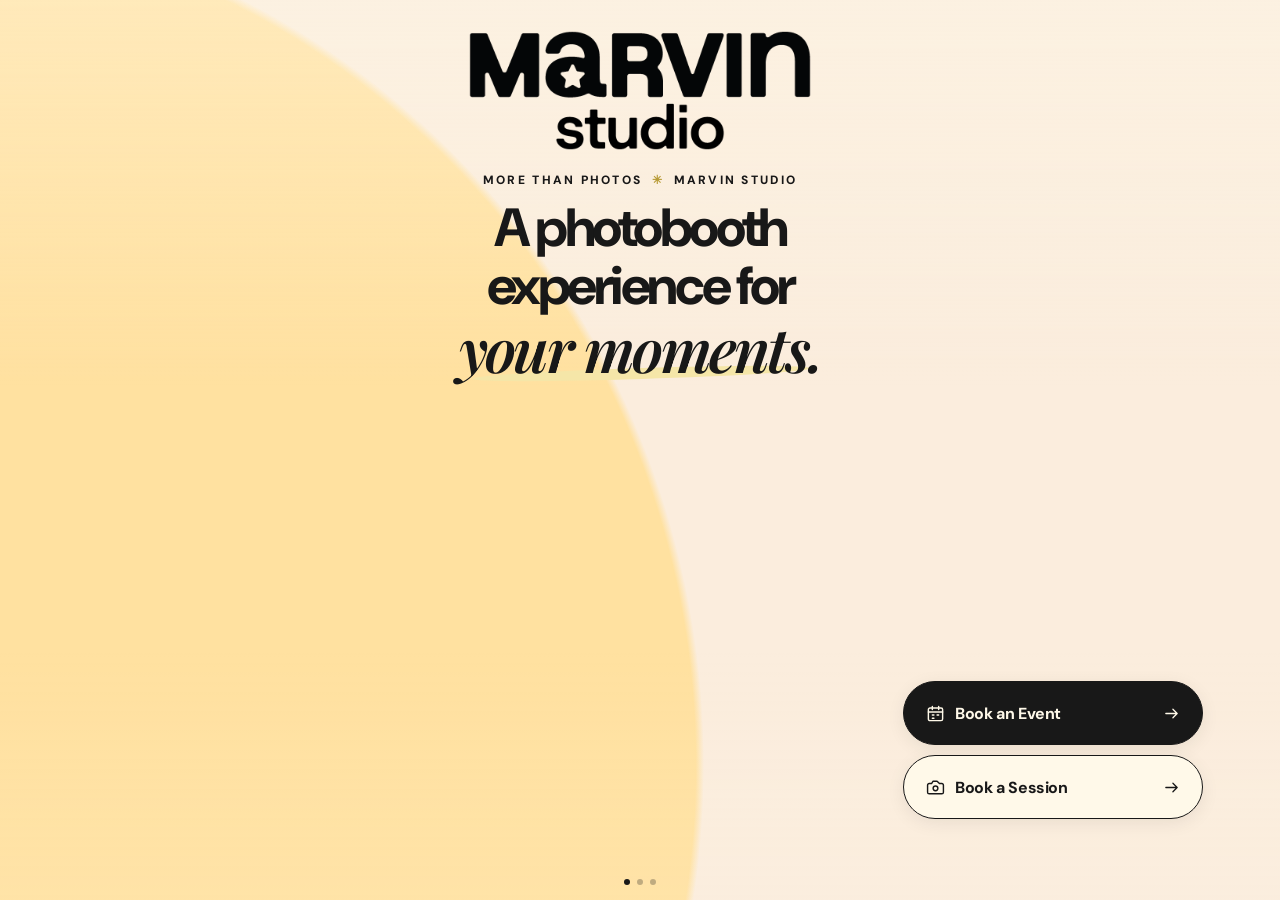
<file: index.html>
<!doctype html>
<html lang="en">
<head>
  <meta charset="utf-8">
  <meta name="viewport" content="width=device-width, initial-scale=1, viewport-fit=cover">
  <meta name="theme-color" media="(max-width: 699px), (max-width: 1000px) and (max-height: 540px) and (orientation: landscape) and (pointer: coarse)" content="#fbeddd">
  <meta name="theme-color" content="#fff9e9">
  <meta name="description" content="MARVIN Studio — A photobooth experience for your moments.">
  <title>MARVIN Studio — More Than Photos</title>
  <link rel="preconnect" href="https://fonts.googleapis.com">
  <link rel="preconnect" href="https://fonts.gstatic.com" crossorigin>
  <link href="https://fonts.googleapis.com/css2?family=DM+Sans:wght@400;500;600;700;800&family=Playfair+Display:ital,wght@0,400;1,400;1,600;1,700&display=swap" rel="stylesheet">
  <link rel="preload" as="image" href="assets/01-xl-strip-hero.png?v=transparent-2">
  <link rel="stylesheet" href="marvin-homepage-styles.css?v=portrait-models-20">
</head>
<body>
  <main class="hero" aria-label="MARVIN Studio">
    <div class="hero__slides" aria-hidden="true">
      <div class="hero__slide hero__slide--xl"><picture><source media="(max-width: 699px), (max-width: 1000px) and (max-height: 540px) and (orientation: landscape) and (pointer: coarse)" srcset="assets/01-xl-strip-mobile.png"><img src="assets/01-xl-strip-hero.png?v=transparent-2" alt="" fetchpriority="high"></picture></div>
      <div class="hero__slide hero__slide--mini"><picture><source media="(max-width: 699px), (max-width: 1000px) and (max-height: 540px) and (orientation: landscape) and (pointer: coarse)" srcset="assets/02-mini-tote-mobile.png"><img src="assets/02-mini-tote-hero.png?v=transparent-2" alt="" loading="eager"></picture></div>
      <div class="hero__slide hero__slide--4r"><picture><source media="(max-width: 699px), (max-width: 1000px) and (max-height: 540px) and (orientation: landscape) and (pointer: coarse)" srcset="assets/03-4r-mobile.png"><img src="assets/03-4r-hero.png?v=transparent-2" alt="" loading="eager"></picture></div>
    </div>
    <div class="hero__shade" aria-hidden="true"></div>
    <header class="hero__heading">
      <a class="brand" href="index.html" aria-label="MARVIN Studio home"><img class="brand__wordmark" src="assets/marvin-logo-lossless.webp" alt="MARVIN"><span class="brand__studio" aria-hidden="true">STUDIO</span></a>
      <p class="hero__eyebrow">MORE THAN PHOTOS <span aria-hidden="true">✳</span> MARVIN STUDIO</p>
      <h1 class="hero__tagline"><span class="tagline__desktop">A photobooth<br>experience for<br><em>your moments.</em></span><span class="tagline__mobile">A photobooth experience<br>for <em>your moments,</em></span></h1>
    </header>
    <nav class="hero__actions" aria-label="Booking options">
      <a class="action action--event" href="book-event.html">
        <svg class="action__icon" aria-hidden="true" viewBox="0 0 24 24" fill="none" stroke="currentColor" stroke-width="1.8" stroke-linecap="round" stroke-linejoin="round"><rect x="3" y="5" width="18" height="16" rx="2"/><path d="M16 3v4M8 3v4M3 10h18"/><path d="M8 14h2M14 14h2M8 18h2"/></svg>
        <span class="action__label">Book an Event</span>
        <svg class="action__arrow" aria-hidden="true" viewBox="0 0 24 24" fill="none" stroke="currentColor" stroke-width="1.8" stroke-linecap="round" stroke-linejoin="round"><path d="M4 12h16M14 6l6 6-6 6"/></svg>
      </a>
      <a class="action action--session" href="book-session.html">
        <svg class="action__icon" aria-hidden="true" viewBox="0 0 24 24" fill="none" stroke="currentColor" stroke-width="1.8" stroke-linecap="round" stroke-linejoin="round"><path d="M14 4H9l-2 3H4a2 2 0 0 0-2 2v9a2 2 0 0 0 2 2h16a2 2 0 0 0 2-2V9a2 2 0 0 0-2-2h-3l-3-3Z"/><circle cx="12" cy="13" r="3"/></svg>
        <span class="action__label">Book a Session</span>
        <svg class="action__arrow" aria-hidden="true" viewBox="0 0 24 24" fill="none" stroke="currentColor" stroke-width="1.8" stroke-linecap="round" stroke-linejoin="round"><path d="M4 12h16M14 6l6 6-6 6"/></svg>
      </a>
    </nav>
    <div class="hero__pagination" aria-hidden="true"><i></i><i></i><i></i></div>
  </main>
</body>
</html>
</file>
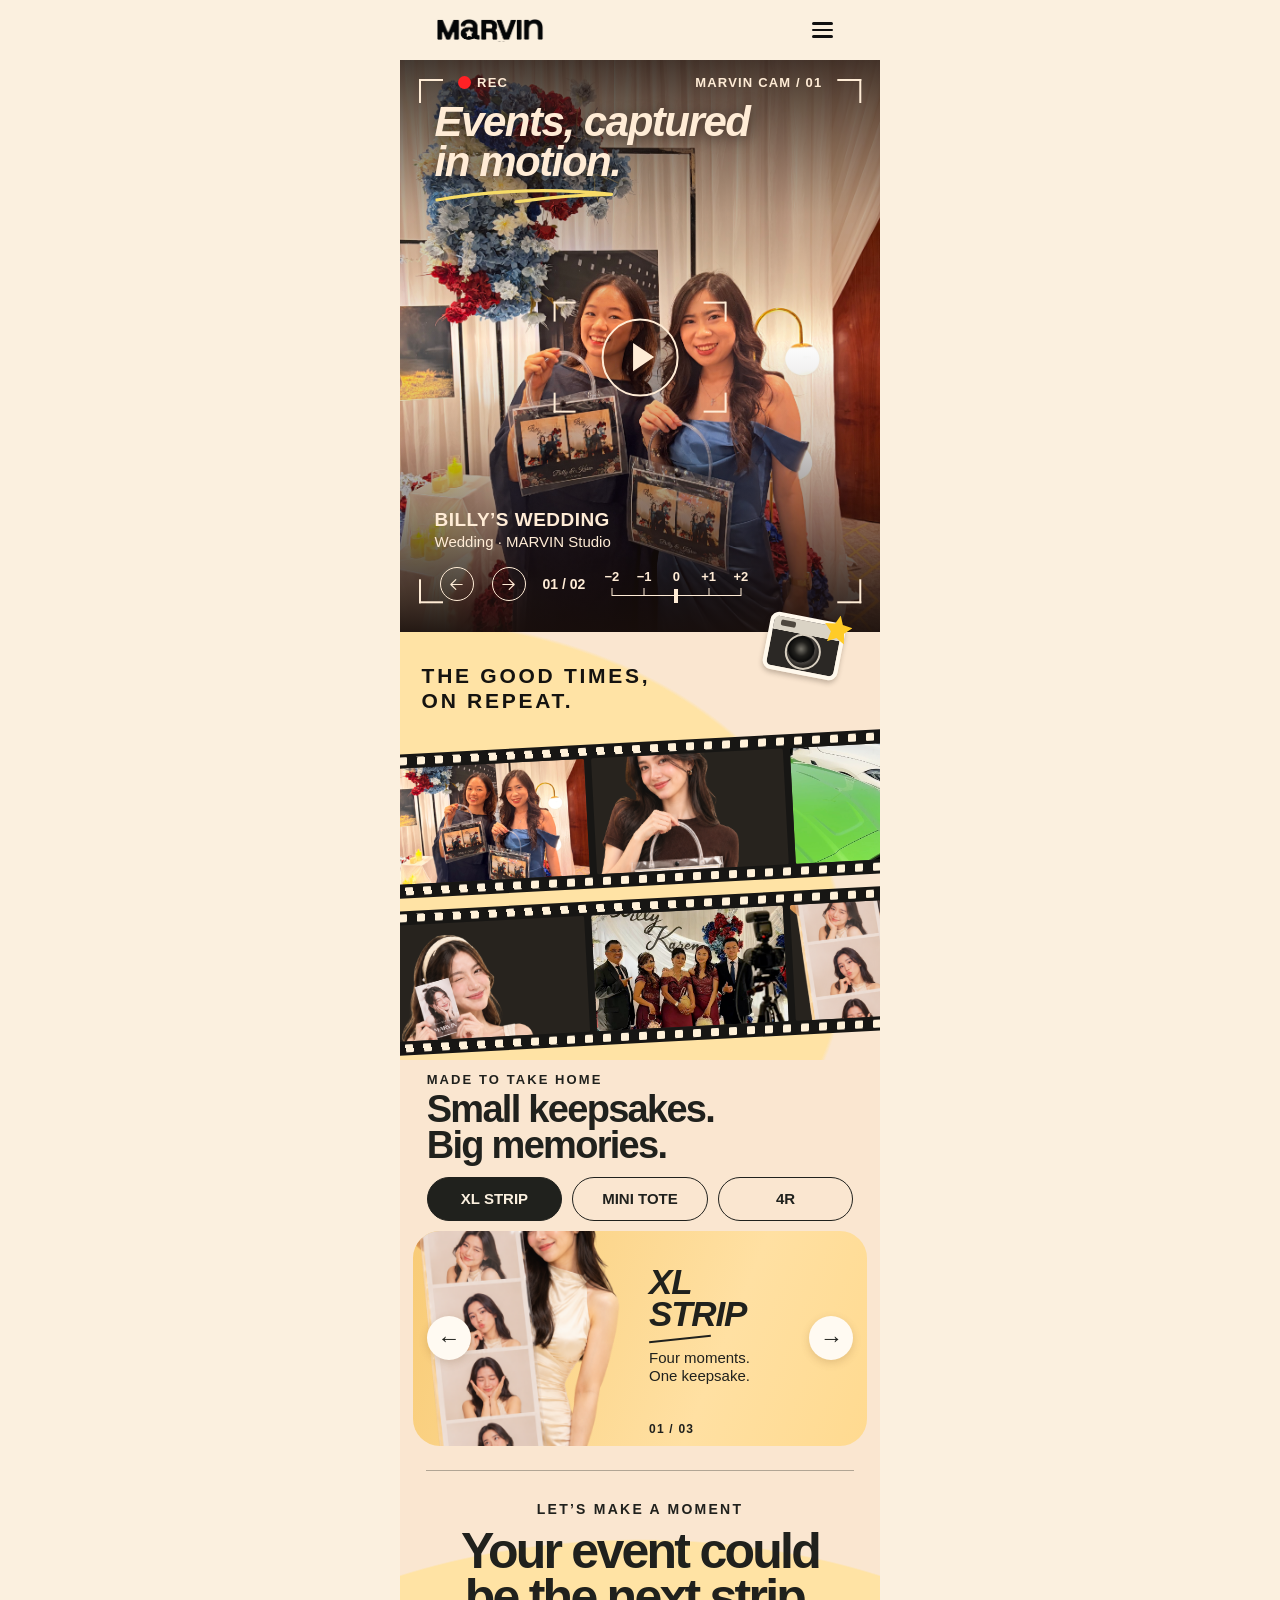
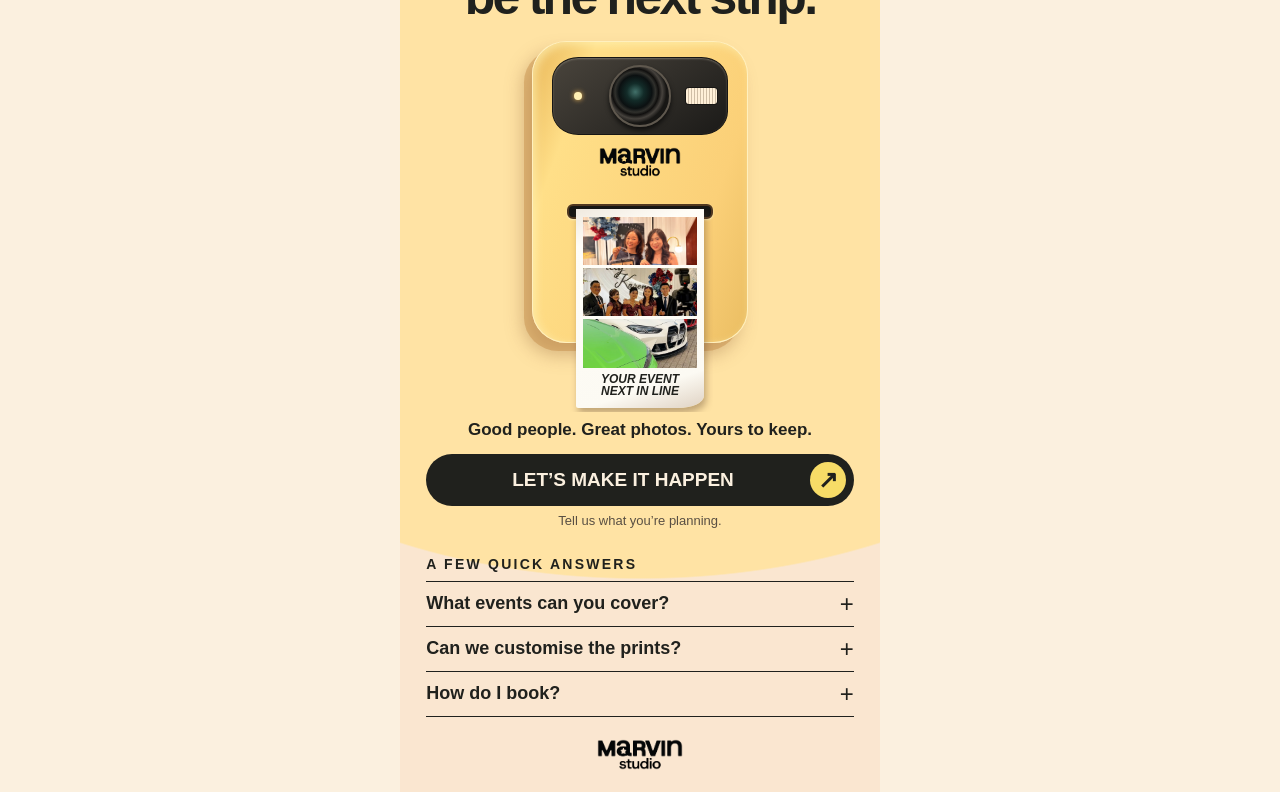
<file: book-event.html>
<!doctype html>
<html lang="en">
<head>
  <meta charset="utf-8">
  <meta name="viewport" content="width=device-width, initial-scale=1, viewport-fit=cover">
  <meta name="theme-color" content="#fbf2e3">
  <title>Book an Event — MARVIN Studio</title>
  <meta name="description" content="Explore MARVIN Studio experiences, captured in motion.">
  <link rel="stylesheet" href="book-event.css?v=event-booking-1">
</head>
<body>
  <header class="site-header">
    <a class="wordmark" href="index.html" aria-label="MARVIN Studio home">
      <img src="assets/marvin-logo-lossless.webp" alt="MARVIN" width="1788" height="648">
    </a>
    <details class="site-menu">
      <summary aria-label="Navigation menu"><span></span><span></span><span></span></summary>
      <nav aria-label="Main navigation">
        <a href="index.html">Home</a>
        <a href="book-session.html">Book a Session</a>
        <a href="book-event.html" aria-current="page">Book an Event</a>
      </nav>
    </details>
  </header>
  <main>
    <section class="motion" aria-labelledby="motion-title">
      <div class="motion__viewfinder" aria-hidden="true"><i></i><i></i><i></i><i></i></div>
      <div class="motion__labels" aria-hidden="true"><span class="motion__record">REC</span><span>MARVIN CAM / 01</span></div>
      <h1 id="motion-title">
        Events, captured<br>in motion.
        <svg class="motion__underline" viewBox="0 0 282 24" fill="none" aria-hidden="true">
          <path d="M3 19Q139-5 279 10Q203 11 128 22" stroke="currentColor" stroke-width="5" stroke-linecap="round" stroke-linejoin="round"/>
        </svg>
      </h1>
      <div class="film-carousel" id="event-films" role="region" aria-label="Event films" tabindex="0">
        <article class="featured-film" aria-label="Wedding event film">
          <div class="featured-film__media">
            <video id="featured-film-video" class="featured-film__video" width="720" height="1280" controls playsinline preload="metadata" poster="assets/preview-img-billywedding.jpg" aria-label="MARVIN Studio Wedding event film">
              <source src="assets/wedding-billy.mp4" type="video/mp4">
              Your browser does not support embedded video. <a href="assets/wedding-billy.mp4">Watch the film</a>.
            </video>
            <div class="film-focus" hidden>
              <button class="play-symbol" type="button" aria-label="Play Wedding event film" aria-controls="featured-film-video"><svg viewBox="0 0 32 32" aria-hidden="true"><path class="play-icon" d="M11 6 26 16 11 26Z"/><path class="pause-icon" d="M9 7h5v18H9zm9 0h5v18h-5z"/></svg></button>
            </div>
          </div>
          <p class="film-status" role="status" hidden></p>
          <div class="featured-film__footer">
            <div class="featured-film__caption">
              <div>
                <h2>BILLY’S WEDDING</h2>
                <p>Wedding · MARVIN Studio</p>
              </div>
              <span class="film-duration"></span>
            </div>
            <div class="film-navigation">
              <button class="film-arrow film-arrow--previous" type="button" aria-label="Previous film" aria-controls="event-films"><svg viewBox="0 0 24 24" fill="none" stroke="currentColor" stroke-width="1.6" stroke-linecap="round" stroke-linejoin="round" aria-hidden="true"><path d="M20 12H4m7-7-7 7 7 7"/></svg></button>
              <button class="film-arrow film-arrow--next" type="button" aria-label="Next film" aria-controls="event-films"><svg viewBox="0 0 24 24" fill="none" stroke="currentColor" stroke-width="1.6" stroke-linecap="round" stroke-linejoin="round" aria-hidden="true"><path d="M4 12h16m-7-7 7 7-7 7"/></svg></button>
              <span class="film-count" aria-label="Film 1 of 2">01 / 02</span>
              <div class="film-meter" aria-hidden="true">
                <span>−2</span><span>−1</span><span>0</span><span>+1</span><span>+2</span>
              </div>
            </div>
          </div>
        </article>
        <article class="featured-film" aria-label="IKEA event film">
          <div class="featured-film__media">
            <video id="ikea-film-video" class="featured-film__video" width="720" height="1280" controls playsinline preload="metadata" poster="assets/ikea-poster.jpg" aria-label="MARVIN Studio IKEA event film">
              <source src="assets/ikea.mp4" type="video/mp4">
              Your browser does not support embedded video. <a href="assets/ikea.mp4">Watch the film</a>.
            </video>
            <div class="film-focus" hidden>
              <button class="play-symbol" type="button" aria-label="Play IKEA event film" aria-controls="ikea-film-video"><svg viewBox="0 0 32 32" aria-hidden="true"><path class="play-icon" d="M11 6 26 16 11 26Z"/><path class="pause-icon" d="M9 7h5v18H9zm9 0h5v18h-5z"/></svg></button>
            </div>
          </div>
          <p class="film-status" role="status" hidden></p>
          <div class="featured-film__footer">
            <div class="featured-film__caption">
              <div>
                <h2>IKEA</h2>
                <p>Event · MARVIN Studio</p>
              </div>
              <span class="film-duration"></span>
            </div>
            <div class="film-navigation">
              <button class="film-arrow film-arrow--previous" type="button" aria-label="Previous film" aria-controls="event-films"><svg viewBox="0 0 24 24" fill="none" stroke="currentColor" stroke-width="1.6" stroke-linecap="round" stroke-linejoin="round" aria-hidden="true"><path d="M20 12H4m7-7-7 7 7 7"/></svg></button>
              <button class="film-arrow film-arrow--next" type="button" aria-label="Next film" aria-controls="event-films"><svg viewBox="0 0 24 24" fill="none" stroke="currentColor" stroke-width="1.6" stroke-linecap="round" stroke-linejoin="round" aria-hidden="true"><path d="M4 12h16m-7-7 7 7-7 7"/></svg></button>
              <span class="film-count" aria-label="Film 2 of 2">02 / 02</span>
              <div class="film-meter" aria-hidden="true">
                <span>−2</span><span>−1</span><span>0</span><span>+1</span><span>+2</span>
              </div>
            </div>
          </div>
        </article>
      </div>
    </section>

    <section class="memory-strip" aria-labelledby="memory-strip-title">
      <h2 id="memory-strip-title">The good times,<br>on repeat.</h2>
      <div class="memory-strip__camera" aria-hidden="true">
        <span class="memory-strip__lens"></span>
        <span class="memory-strip__star"></span>
      </div>
      <div class="memory-strip__reels">
        <div class="memory-strip__reel">
          <div class="memory-strip__track">
            <div class="memory-strip__frames">
              <figure class="memory-strip__frame"><img src="assets/preview-img-billywedding.jpg" alt="Guests with their MARVIN keepsakes" loading="lazy" style="object-position: center 65%"></figure>
              <figure class="memory-strip__frame"><img src="assets/02-mini-tote-hero.png" alt="Mini tote photobooth memories" loading="lazy" style="object-position: 32% 42%"></figure>
              <figure class="memory-strip__frame"><img src="assets/ikea-poster.jpg" alt="MARVIN at the IKEA event" loading="lazy" style="object-position: center 45%"></figure>
              <figure class="memory-strip__frame"><img src="assets/film-frame-placeholder.svg" alt="Photo placeholder"></figure>
            </div>
          </div>
        </div>
        <div class="memory-strip__reel">
          <div class="memory-strip__track">
            <div class="memory-strip__frames">
              <figure class="memory-strip__frame"><img src="assets/03-4r-hero.png" alt="MARVIN photo keepsake" loading="lazy" style="object-position: 35% 38%"></figure>
              <figure class="memory-strip__frame"><img src="assets/wedding-billy-poster.jpg" alt="A moment from the wedding" loading="lazy" style="object-position: center 50%"></figure>
              <figure class="memory-strip__frame"><img src="assets/01-xl-strip-hero.png" alt="XL photo strip keepsake" loading="lazy" style="object-position: 52% 42%"></figure>
              <figure class="memory-strip__frame"><img src="assets/film-frame-placeholder.svg" alt="Photo placeholder"></figure>
            </div>
          </div>
        </div>
      </div>
      <dialog class="event-gallery" aria-labelledby="event-gallery-title">
        <div class="event-gallery__panel">
          <header class="event-gallery__header">
            <div>
              <h2 id="event-gallery-title">MARVIN moments</h2>
              <p class="event-gallery__info"></p>
            </div>
            <form method="dialog">
              <button class="event-gallery__close" aria-label="Close gallery" autofocus>×</button>
            </form>
          </header>
          <div class="event-gallery__body">
            <div class="event-gallery__viewer">
              <figure class="event-gallery__frame">
                <div class="event-gallery__stage" aria-busy="false">
                  <div class="event-gallery__image"></div>
                  <p class="event-gallery__status" hidden></p>
                  <div class="event-gallery__corners" aria-hidden="true"><i></i><i></i><i></i><i></i></div>
                </div>
                <figcaption class="event-gallery__metadata" aria-hidden="true"></figcaption>
              </figure>
              <div class="event-gallery__navigation">
                <button type="button" class="event-gallery__previous" aria-label="Previous photo">←</button>
                <span class="event-gallery__counter"></span>
                <button type="button" class="event-gallery__next" aria-label="Next photo">→</button>
              </div>
            </div>
            <div class="event-gallery__sheet" role="region" aria-label="Gallery thumbnails" tabindex="0">
              <ol class="event-gallery__thumbnails"></ol>
            </div>
          </div>
          <p class="event-gallery__announcement" role="status" aria-atomic="true"></p>
        </div>
      </dialog>
    </section>
    <section class="keepsakes" aria-labelledby="keepsakes-title">
      <header class="keepsakes__header">
        <p>Made to take home</p>
        <h2 id="keepsakes-title">Small keepsakes.<br>Big memories.</h2>
      </header>
      <div class="keepsakes__tabs" role="tablist" aria-label="Keepsake types" hidden>
        <button id="keepsake-tab-xl" type="button" role="tab" aria-controls="keepsake-xl" aria-selected="true">XL Strip</button>
        <button id="keepsake-tab-tote" type="button" role="tab" aria-controls="keepsake-tote" aria-selected="false" tabindex="-1">Mini Tote</button>
        <button id="keepsake-tab-4r" type="button" role="tab" aria-controls="keepsake-4r" aria-selected="false" tabindex="-1">4R</button>
      </div>
      <div class="keepsakes__carousel">
        <article class="keepsakes__card" id="keepsake-xl">
          <img src="assets/01-xl-strip-hero.png" alt="Model holding an oversized MARVIN photo strip" width="941" height="1671" loading="lazy">
          <div class="keepsakes__details">
            <h3>XL Strip</h3>
            <p>Four moments.<br>One keepsake.</p>
          </div>
        </article>
        <article class="keepsakes__card" id="keepsake-tote">
          <img src="assets/02-mini-tote-hero.png" alt="Model holding a mini tote with MARVIN photo prints" width="941" height="1671" loading="lazy">
          <div class="keepsakes__details">
            <h3>Mini Tote</h3>
            <p>A little tote for your photo memories.</p>
          </div>
        </article>
        <article class="keepsakes__card" id="keepsake-4r">
          <img src="assets/03-4r-hero.png" alt="Model holding a MARVIN photo print" width="941" height="1671" loading="lazy">
          <div class="keepsakes__details">
            <h3>4R</h3>
            <p>A classic print to take home.</p>
          </div>
        </article>
        <div class="keepsakes__controls" hidden>
          <button class="keepsakes__previous" type="button" aria-label="Previous keepsake">←</button>
          <p class="keepsakes__count" role="status" aria-atomic="true"></p>
          <button class="keepsakes__next" type="button" aria-label="Next keepsake">→</button>
        </div>
      </div>
    </section>
    <section class="event-booking" aria-labelledby="event-booking-title">
      <div class="event-booking__intro">
        <p class="event-booking__eyebrow">Let’s make a moment</p>
        <h2 id="event-booking-title">Your event could be the next strip.</h2>

        <div class="print-booth">
          <div class="print-booth__body" aria-hidden="true">
            <div class="print-booth__camera"><i></i><span></span><b></b></div>
            <img src="assets/marvin-logo-lossless.webp" alt="" width="1788" height="648">
          </div>
          <div class="print-booth__slot" aria-hidden="true"></div>
          <div class="print-booth__output">
            <div class="print-booth__paper">
              <img src="assets/preview-img-billywedding.jpg" alt="Guests holding their MARVIN keepsakes" loading="lazy">
              <img src="assets/wedding-billy-poster.jpg" alt="Group posing together at a reception" loading="lazy">
              <img src="assets/ikea-poster.jpg" alt="Green and white cars parked side by side" loading="lazy">
              <p>Your event<br>Next in line</p>
            </div>
          </div>
        </div>

        <p class="event-booking__support">Good people. Great photos. Yours to keep.</p>
        <a class="event-booking__action" href="#event-booking-faq">
          Let’s make it happen <span aria-hidden="true">↗</span>
        </a>
        <p class="event-booking__caption">Tell us what you’re planning.</p>
      </div>

      <section class="event-faq" aria-labelledby="event-faq-title">
        <h3 id="event-faq-title">A few quick answers</h3>
        <details>
          <summary>What events can you cover?</summary>
          <p>MARVIN Studio showcases weddings and brand activations. See Billy’s Wedding and IKEA in the event films above.</p>
        </details>
        <details>
          <summary>Can we customise the prints?</summary>
          <p>Print customisation details are currently unavailable.</p>
        </details>
        <details id="event-booking-faq">
          <summary>How do I book?</summary>
          <p>Online event enquiries are currently unavailable.</p>
        </details>
      </section>
    </section>
  </main>
  <footer class="event-footer">
    <a href="index.html" aria-label="MARVIN Studio home">
      <img src="assets/marvin-logo-lossless.webp" alt="" width="1788" height="648">
    </a>
  </footer>
  <script src="featured-film.js?v=motion-viewfinder-6" defer></script>
  <script src="memory-strip.js?v=7" defer></script>
  <script src="keepsakes.js" defer></script>
  <script src="event-booking.js?v=2" defer></script>
</body>
</html>
</file>
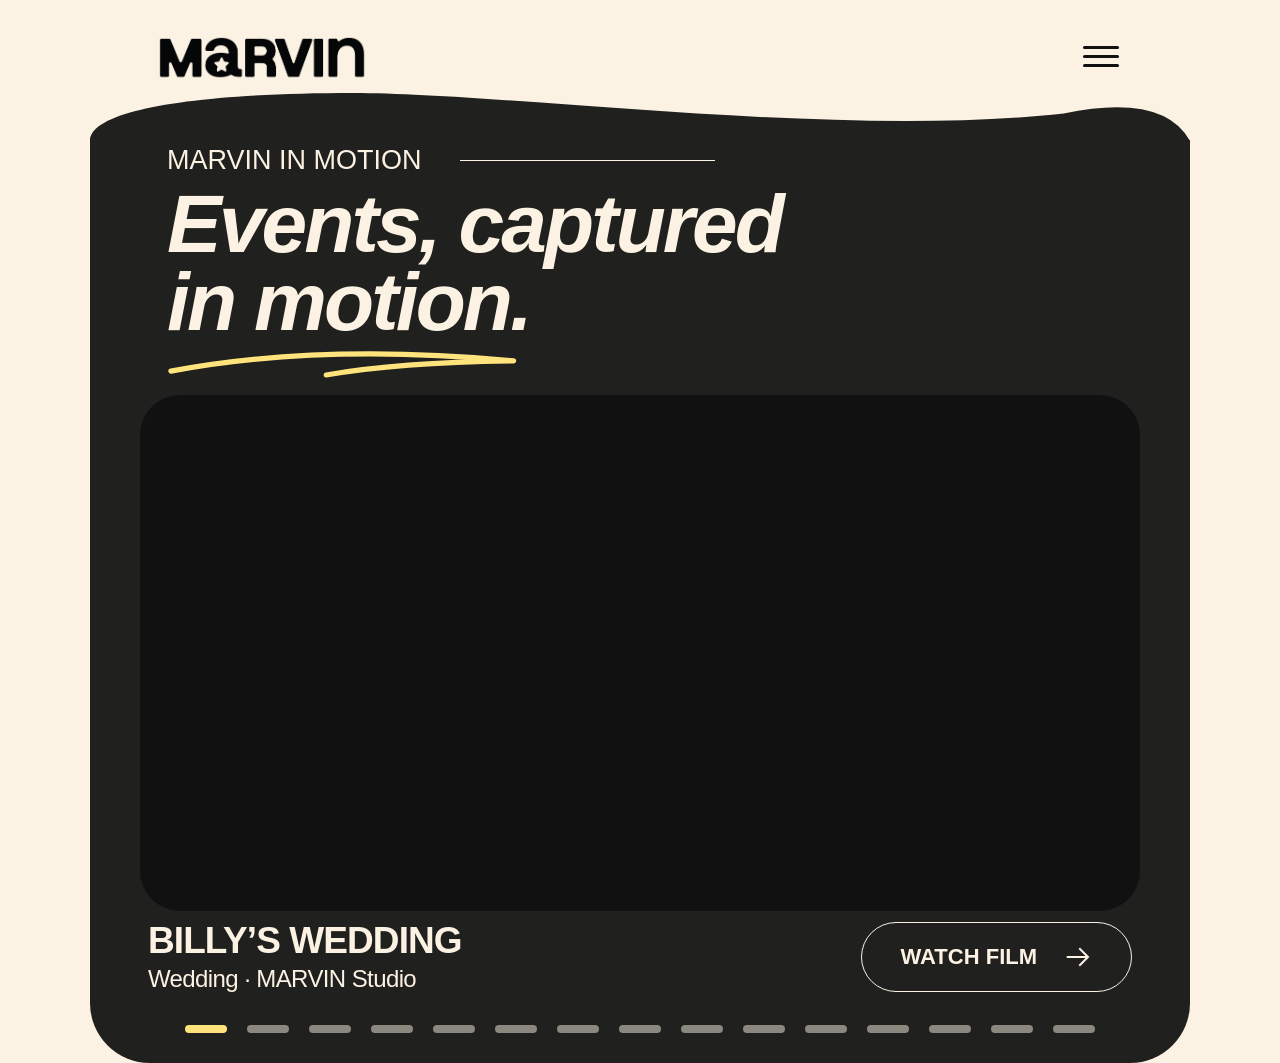
<file: book-session.html>
<!doctype html>
<html lang="en">
<head>
  <meta charset="utf-8">
  <meta name="viewport" content="width=device-width, initial-scale=1, viewport-fit=cover">
  <meta name="theme-color" content="#fbf2e3">
  <title>Book a Session — MARVIN Studio</title>
  <meta name="description" content="Explore MARVIN Studio experiences, captured in motion.">
  <link rel="stylesheet" href="book-session.css?v=video-2">
</head>
<body>
  <header class="site-header">
    <a class="wordmark" href="index.html" aria-label="MARVIN Studio home">
      <img src="assets/marvin-logo-lossless.webp" alt="MARVIN" width="1788" height="648">
    </a>
    <details class="site-menu">
      <summary aria-label="Navigation menu"><span></span><span></span><span></span></summary>
      <nav aria-label="Main navigation">
        <a href="index.html">Home</a>
        <a href="book-session.html" aria-current="page">Book a Session</a>
        <a href="book-event.html">Book an Event</a>
      </nav>
    </details>
  </header>
  <main>
    <section class="motion" aria-labelledby="motion-title">
      <svg class="motion__curve" viewBox="0 0 836 40" preserveAspectRatio="none" aria-hidden="true"><path d="M0 40C0 14 80 0 200 0S570 38 740 17Q816 0 836 40Z"/></svg>
      <div class="motion__intro">
        <p class="motion__eyebrow">MARVIN IN MOTION <span aria-hidden="true"></span></p>
        <h1 id="motion-title">Events, captured<br>in motion.</h1>
        <svg class="motion__underline" viewBox="0 0 280 26" fill="none" aria-hidden="true"><path d="M3 18Q120-4 270 10M124 21Q182 11 270 10" stroke="currentColor" stroke-width="4" stroke-linecap="round"/></svg>
      </div>
      <article class="featured-film" aria-labelledby="featured-film-title">
        <div class="featured-film__media featured-film_media">
          <video id="featured-film-video" class="featured-film__video" controls playsinline preload="metadata" aria-label="MARVIN Studio wedding event film">
            <source src="assets/wedding-billy.mp4#t=0.001" type="video/mp4">
            Your browser does not support embedded video. <a href="assets/wedding-billy.mp4">Watch the film</a>.
          </video>
          <button class="play-symbol" type="button" aria-label="Play wedding event film" aria-controls="featured-film-video" hidden><svg viewBox="0 0 32 32" aria-hidden="true"><path d="M11 6 26 16 11 26Z"/></svg></button>
        </div>
        <p class="film-status" role="status" hidden></p>
        <div class="featured-film__caption">
          <div>
            <h2 id="featured-film-title">BILLY’S WEDDING</h2>
            <p>Wedding · MARVIN Studio</p>
          </div>
          <button class="watch-film" type="button" aria-controls="featured-film-video">WATCH FILM <svg viewBox="0 0 24 24" fill="none" stroke="currentColor" stroke-width="1.6" aria-hidden="true"><path d="M3 12h17M13 5l7 7-7 7"/></svg></button>
        </div>
      </article>
      <!-- Decorative markers match the reference; activate when films are supplied. -->
      <div class="film-pagination" aria-hidden="true"><span class="is-current"></span><span></span><span></span><span></span><span></span><span></span><span></span><span></span><span></span><span></span><span></span><span></span><span></span><span></span><span></span></div>
    </section>
  </main>
  <script src="featured-film.js?v=1" defer></script>
</body>
</html>
</file>
<file: marvin-homepage-styles.css>
:root {
  --marvin-butter: #f5e6a8;
  --marvin-cream: #fff9e9;
  --marvin-ink: #181818;
  --slideshow-duration: 12s;
}
* { box-sizing: border-box; }
html, body { width: 100%; height: 100%; margin: 0; overflow: hidden; background: var(--marvin-cream); }
body { font-family: 'DM Sans', 'Helvetica Neue', Arial, sans-serif; -webkit-font-smoothing: antialiased; }
.hero { position: fixed; inset: 0; width: 100vw; height: 100vh; height: 100svh; height: 100dvh; overflow: hidden; isolation: isolate; background: var(--marvin-cream); }
.hero__slides, .hero__slide { position: absolute; inset: 0; width: 100%; height: 100%; }
.hero__slides { overflow: hidden; }
.hero__slide { z-index: 0; margin: 0; opacity: 0; animation: hero-crossfade var(--slideshow-duration) linear infinite; will-change: opacity; }
.hero__slide img { display: block; width: 100%; height: 100%; object-fit: cover; object-position: left center; user-select: none; -webkit-user-drag: none; }
.hero__slide--xl { animation-delay: 0s; }
.hero__slide--mini { animation-delay: -4s; }
.hero__slide--4r { animation-delay: -8s; }
/* Subtle tonal wash only; no resizing or moving the photography. */
.hero__shade { position: absolute; inset: 0; z-index: 1; pointer-events: none; background: linear-gradient(to bottom, rgba(255,249,233,.36), rgba(255,249,233,0) 43%, rgba(255,249,233,0) 72%, rgba(255,249,233,.10)); }
.hero__heading { position: absolute; z-index: 3; top: max(2.6%, env(safe-area-inset-top)); left: 5%; width: 90%; display: flex; flex-direction: column; align-items: center; text-align: center; color: var(--marvin-ink); }
.brand { display: block; width: clamp(185px, 57vw, 315px); text-decoration: none; }
.brand__wordmark { display: block; width: 100%; height: auto; }
.hero__eyebrow { margin: clamp(13px, 2vh, 22px) 0 0; font-size: clamp(9px, 2.3vw, 12px); font-weight: 800; letter-spacing: .19em; }
.hero__eyebrow span { color: #b79b36; margin: 0 .35em; }
.hero__tagline { margin: clamp(8px, 1.4vh, 14px) 0 0; font-size: clamp(28px, 7.3vw, 43px); font-weight: 800; letter-spacing: -.065em; line-height: 1.07; text-wrap: balance; }
.hero__tagline em { display: inline-block; position: relative; font-family: 'Playfair Display', Georgia, serif; font-weight: 600; font-size: 1.13em; letter-spacing: -.045em; line-height: 1.1; white-space: nowrap; }
.hero__tagline em::after { content: ''; position: absolute; z-index: -1; height: .18em; background: var(--marvin-butter); bottom: .06em; left: 4%; width: 93%; transform: rotate(-1.8deg); border-radius: 100%; }
.hero__support { margin: clamp(11px, 1.8vh, 17px) 0 0; font-size: clamp(9px, 2.35vw, 12px); font-weight: 700; letter-spacing: .12em; }
.hero__support span { margin: 0 .45em; }
.hero__actions { position: absolute; z-index: 4; right: clamp(15px, 5vw, 36px); bottom: max(7.8%, calc(env(safe-area-inset-bottom) + 45px)); display: flex; width: min(56%, 260px); flex-direction: column; gap: 10px; }
.action { display: flex; min-height: 53px; align-items: center; gap: 10px; padding: 0 15px; border: 1.5px solid var(--marvin-ink); border-radius: 999px; color: var(--marvin-ink); background: var(--marvin-cream); font-size: clamp(12px, 3.1vw, 15px); font-weight: 700; letter-spacing: -.025em; text-decoration: none; box-shadow: 0 4px 18px rgba(0,0,0,.075); -webkit-tap-highlight-color: transparent; transition: transform .18s ease, box-shadow .18s ease; }
.action:hover { transform: translateY(-2px); box-shadow: 0 8px 22px rgba(0,0,0,.12); }
.action:active { transform: scale(.98); }
.action:focus-visible { outline: 3px solid #ae8c21; outline-offset: 3px; }
.action--event { color: var(--marvin-cream); background: var(--marvin-ink); }
.action--session { color: var(--marvin-ink); background: var(--marvin-cream); }
.action__icon { width: 19px; height: 19px; flex: 0 0 19px; }
.action__label { flex: 1; white-space: nowrap; }
.action__arrow { width: 17px; height: 17px; flex: 0 0 17px; }
.hero__pagination { position: absolute; z-index: 3; bottom: max(15px, env(safe-area-inset-bottom)); left: 50%; display: flex; gap: 7px; transform: translateX(-50%); }
.hero__pagination i { width: 6px; height: 6px; border-radius: 50%; background: rgba(24,24,24,.28); }
.hero__pagination i:first-child { background: var(--marvin-ink); }
/* Overlap the fades so the next portrait appears as the current one leaves. */
@keyframes hero-crossfade {
  0%, 12.5% { opacity: 1; }
  33.333%, 79.167% { opacity: 0; }
  100% { opacity: 1; }
}
@media (min-width: 700px) { .hero__heading { top: 3%; } .brand { width: min(28vw, 350px); } .hero__tagline { font-size: clamp(40px, 4.2vw, 72px); } .hero__actions { right: 6%; bottom: 9%; width: min(25vw, 300px); } .action { min-height: 64px; font-size: 16px; padding: 0 22px; } }
@media (prefers-reduced-motion: reduce) { .hero__slide { animation: none; } .hero__slide--xl { opacity: 1; } .hero__slide--mini, .hero__slide--4r { opacity: 0; } .action { transition: none; } }

/* Mobile composition follows the supplied portrait reference. */
.brand__studio, .tagline__mobile { display: none; }
@media (max-width: 699px), (max-width: 1000px) and (max-height: 540px) and (orientation: landscape) and (pointer: coarse) {
  :root { --mobile-hero-cream: #fbeddd; }
  html, body { height: auto; overflow: visible; background: var(--mobile-hero-cream); }
  .hero {
    --hero-gutter-left: max(12px, calc(env(safe-area-inset-left) + 8px));
    --hero-gutter-right: max(12px, calc(env(safe-area-inset-right) + 8px));
    position: relative;
    width: 100%;
    height: auto;
    background:
      radial-gradient(ellipse 67% 78% at -18% 73%, #ffdf92 0%, #ffe6ab 99.5%, transparent 100%),
      radial-gradient(ellipse at 53% 45%, #fff4e8, var(--mobile-hero-cream) 75%);
    min-height: 100vh;
    min-height: 100svh;
    display: grid;
    grid-template-rows:
      [heading-start] auto
      [photo-start] minmax(clamp(140px, 31svh, 250px), 1fr)
      [actions-start] auto
      [pagination-start] auto
      [photo-end];
    justify-items: center;
    padding: calc(env(safe-area-inset-top) + clamp(8px, 2.9svh, 26px))
      var(--hero-gutter-right)
      calc(env(safe-area-inset-bottom) + clamp(8px, 2svh, 20px))
      var(--hero-gutter-left);
  }
  .hero__shade { display: none; }
  .hero > :is(.hero__heading, .hero__slides, .hero__actions, .hero__pagination) { grid-column: 1; }
  .hero__heading {
    position: relative;
    grid-row: heading-start;
    inset: auto;
    width: 100%;
    min-width: 0;
    padding-bottom: 0;
  }
  .hero__slides {
    position: relative;
    grid-row: photo-start / photo-end;
    inset: auto;
    width: auto;
    height: auto;
    min-height: 0;
    justify-self: stretch;
    margin-inline: calc(-1 * var(--hero-gutter-left)) calc(-1 * var(--hero-gutter-right));
    overflow: visible;
    margin-bottom: calc(-1 * (env(safe-area-inset-bottom) + clamp(8px, 2svh, 20px)));
  }

  .hero__slide--xl { animation-delay: 0s; }
  .hero__slide--mini { animation-delay: -4s; }

  .hero__slide img {
    position: absolute;
    top: auto;
    bottom: 0;
    left: 50%;
    width: auto;
    height: 100%;
    max-width: none;
    object-fit: contain;
    transform: translateX(-50%);
  }
  .hero__slide--xl img { height: 125%; bottom: -19%; }
  .hero__slide--mini img,
  .hero__slide--4r img { height: 120%; bottom: -20%; }
  .hero__slides { pointer-events: none; }
  .brand { position: relative; width: clamp(130px, min(56vw, 28svh), 300px); aspect-ratio: 56 / 16.7; overflow: hidden; container-type: inline-size; }
  .brand__wordmark { position: absolute; top: 0; left: 0; width: 100%; clip-path: inset(0 0 42% 0); }
  .brand__studio { position: absolute; display: block; bottom: 0; left: 0; width: 100%; padding-left: .65em; color: #080808; font-size: 6.43cqw; font-weight: 600; line-height: 1; letter-spacing: .65em; }
  .hero__eyebrow, .tagline__desktop { display: none; }
  .tagline__mobile { display: block; }
  .hero__tagline { margin: clamp(9px, min(4.4vw, 2.4svh), 22px) 0 0; font-family: Georgia, 'Times New Roman', serif; font-size: clamp(22px, min(6.95vw, 4.9svh), 42px); font-weight: 400; letter-spacing: -.035em; line-height: 1.06; text-wrap: initial; }
  .hero__tagline { position: relative; isolation: isolate; }
  .hero__tagline::before {
    content: '';
    position: absolute;
    z-index: -1;
    inset: -8% -5% -12%;
    background: #ffe29a;
    border-radius: 48% 42% 46% 38% / 32% 45% 35% 50%;
    transform: rotate(-1.5deg);
  }
  .hero__tagline em { font-family: inherit; font-size: 1em; font-weight: 400; letter-spacing: -.035em; line-height: inherit; white-space: normal; }
  .hero__tagline em::after { height: .12em; bottom: -.23em; left: -2%; width: 104%; background: #ffda75; transform: rotate(-.5deg); }
  .hero__support { margin: clamp(10px, min(5.3vw, 3.3svh), 26px) 0 0; font-size: clamp(9px, 2.15vw, 13px); font-weight: 800; letter-spacing: clamp(.09em, .6vw, .29em); }
  .hero__support span { margin: 0 .4em; }
  .hero__actions { position: relative; grid-row: actions-start; inset: auto; width: min(100%, clamp(240px, 80vw, 400px)); min-width: 0; margin-top: clamp(10px, 2svh, 16px); gap: clamp(6px, 1.6vw, 10px); }
  .action { min-height: clamp(52px, min(14vw, 9svh), 70px); padding: 7px clamp(10px, 5.5vw, 27px); gap: clamp(7px, 3.5vw, 17px); border: 0; font-size: clamp(16px, min(5vw, 3.5svh), 24px); font-weight: 700; letter-spacing: -.035em; box-shadow: 0 4px 8px #00000013; }
  .action--event { background: #ffda75; color: #080808; }
  .action--session { background: #151515; color: #fffaf0; }
  .action__label { min-width: 0; white-space: normal; }
  .action__icon { width: clamp(17px, 5vw, 26px); height: auto; flex-basis: clamp(17px, 5vw, 26px); }
  .action__arrow { width: clamp(15px, 4.3vw, 23px); height: auto; flex-basis: clamp(15px, 4.3vw, 23px); }
  .hero__pagination { position: relative; grid-row: pagination-start; inset: auto; margin-top: clamp(7px, 1.8svh, 17px); gap: clamp(6px, 2vw, 10px); transform: none; }
  .hero__pagination i { width: clamp(5px, 1.5vw, 8px); height: clamp(5px, 1.5vw, 8px); background: transparent; border: 1px solid #8e8981; }
  .hero__pagination i:first-child { border-color: var(--marvin-ink); }
}

@media (prefers-reduced-motion: reduce) {
  @media (max-width: 699px), (max-width: 1000px) and (max-height: 540px) and (orientation: landscape) and (pointer: coarse) {
    .hero__slide--xl { opacity: 1; }
    .hero__slide--mini { opacity: 0; }
  }
}

@media (min-width: 700px) and (min-height: 541px), (min-width: 1001px), (min-width: 700px) and (pointer: fine) {
  .hero { background: radial-gradient(ellipse 65% 95% at -10% 85%, #ffe1a0 99%, transparent 100%), #fbeddd; }
  .hero__slide img { object-fit: contain; object-position: 18% center; }
}
</file>
<file: book-event.css>
:root {
  color-scheme: light;
  --cream: #fbf0df;
  --ink: #20211d;
  --yellow: #f7dc67;
}
* { box-sizing: border-box; }
html { min-height: 100%; background: var(--cream); }
body { margin: 0; background: var(--cream); color: var(--ink); font-family: Arial, Helvetica, sans-serif; -webkit-font-smoothing: antialiased; }
button, a { -webkit-tap-highlight-color: transparent; }
a { color: inherit; }
button { font: inherit; }
:focus-visible { outline: 3px solid var(--yellow); outline-offset: 4px; }
.site-header { height: 60px; max-width: 480px; margin: auto; padding: 0 7.5%; display: flex; align-items: center; justify-content: space-between; position: relative; z-index: 3; }
.wordmark { display: block; width: 108px; height: 24px; overflow: hidden; }
.wordmark img { display: block; width: 100%; height: auto; }
.site-menu summary { width: 44px; height: 44px; display: flex; flex-direction: column; justify-content: center; align-items: center; gap: 4px; list-style: none; cursor: pointer; }
.site-menu summary::-webkit-details-marker { display: none; }
.site-menu summary span { width: 21px; height: 2.5px; background: #111; border-radius: 2px; }
.site-menu nav { position: absolute; right: 7%; top: 52px; width: 190px; padding: 8px; background: var(--cream); border: 1px solid #ddd1bd; border-radius: 12px; box-shadow: 0 8px 24px #0003; }
.site-menu nav a { display: block; padding: 12px; text-decoration: none; border-radius: 8px; font-size: 14px; }
.site-menu nav a:hover, .site-menu nav a[aria-current] { background: #efe1c9; }
main { padding: 0 22px 14px; max-width: 480px; margin-inline: auto; }
@media (min-width: 480px) { .site-header { padding-inline: 36px; } }

.motion {
  --frame-inset: 4%;
  --content-inset: 7.2%;
  --footer-space: 126px;
  position: relative;
  isolation: isolate;
  margin-inline: -22px;
  background: #21150f;
  color: #ffecd6;
}

.motion__viewfinder {
  position: absolute;
  z-index: 1;
  inset: 3.3% var(--frame-inset) 5%;
  pointer-events: none;
}

.motion__viewfinder i {
  position: absolute;
  width: 5.5%;
  aspect-ratio: 1;
  border: solid currentColor;
  border-width: 2px 0 0 2px;
}

.motion__viewfinder i:nth-child(1) { top: 0; left: 0; }
.motion__viewfinder i:nth-child(2) { top: 0; right: 0; transform: rotate(90deg); }
.motion__viewfinder i:nth-child(3) { bottom: 0; right: 0; transform: rotate(180deg); }
.motion__viewfinder i:nth-child(4) { bottom: 0; left: 0; transform: rotate(270deg); }

.motion__labels {
  position: absolute;
  z-index: 1;
  top: 2.6%;
  inset-inline: 12%;
  display: flex;
  align-items: center;
  justify-content: space-between;
  font-size: clamp(10px, 2.7vw, 13px);
  font-weight: 800;
  letter-spacing: .09em;
  pointer-events: none;
}

.motion__record { display: flex; align-items: center; gap: .5em; }
.motion__record::before { content: ''; width: 1em; aspect-ratio: 1; border-radius: 50%; background: #ff2125; }

.motion h1 {
  position: absolute;
  z-index: 1;
  top: 7.4%;
  inset-inline: var(--content-inset);
  margin: 0;
  font-family: "Arial Black", "Helvetica Neue", Arial, sans-serif;
  font-size: clamp(25px, 8.4vw, 42px);
  font-style: italic;
  font-weight: 900;
  line-height: .95;
  letter-spacing: -.035em;
  text-shadow: 0 2px 14px #180e0b99;
  pointer-events: none;
}

.motion__underline {
  display: block;
  width: 4.25em;
  height: auto;
  margin-top: .14em;
  color: var(--yellow);
}

[hidden] { display: none !important; }

.film-carousel {
  display: flex;
  overflow-x: auto;
  scroll-snap-type: x mandatory;
  scrollbar-width: none;
  overscroll-behavior-x: contain;
}

.film-carousel::-webkit-scrollbar { display: none; }
.film-carousel:focus-visible { outline-offset: -3px; }

.featured-film {
  position: relative;
  flex: 0 0 100%;
  min-width: 0;
  min-height: 352.5px;
  aspect-ratio: 1448 / 1725;
  scroll-snap-align: center;
  scroll-snap-stop: always;
}

.featured-film__media { position: absolute; inset: 0; background: #21150f; }

.featured-film__media::after {
  content: '';
  position: absolute;
  inset: 0;
  background: linear-gradient(180deg, #180e0bce, #180e0b44 27%, transparent 49%, #180e0b33 67%, #180e0bf2);
  pointer-events: none;
}

.featured-film__video { display: block; width: 100%; height: 100%; object-fit: cover; }
.featured-film__video:fullscreen { object-fit: contain; }

.film-focus {
  position: absolute;
  z-index: 1;
  top: 52%;
  left: 50%;
  translate: -50% -50%;
  width: 36%;
  aspect-ratio: 1.56;
  display: grid;
  place-items: center;
  pointer-events: none;
  background:
    linear-gradient(currentColor, currentColor) top left / 13% 2px,
    linear-gradient(currentColor, currentColor) top left / 2px 18%,
    linear-gradient(currentColor, currentColor) top right / 13% 2px,
    linear-gradient(currentColor, currentColor) top right / 2px 18%,
    linear-gradient(currentColor, currentColor) bottom left / 13% 2px,
    linear-gradient(currentColor, currentColor) bottom left / 2px 18%,
    linear-gradient(currentColor, currentColor) bottom right / 13% 2px,
    linear-gradient(currentColor, currentColor) bottom right / 2px 18%;
  background-repeat: no-repeat;
}

.play-symbol {
  width: max(44px, 45%);
  aspect-ratio: 1;
  padding: 0;
  display: grid;
  place-items: center;
  border: 2px solid currentColor;
  border-radius: 50%;
  color: inherit;
  background: #160d0944;
  cursor: pointer;
  pointer-events: auto;
}

.play-symbol svg { width: 61%; fill: currentColor; }
.pause-icon, .film-focus.is-playing .play-icon { display: none; }
.film-focus.is-playing .pause-icon { display: inline; }
.film-focus.is-playing { background: none; }
.film-focus.is-playing .play-symbol { width: 44px; background: #160d0966; }

.featured-film__footer {
  position: absolute;
  bottom: 4.5%;
  inset-inline: var(--content-inset);
}

.featured-film__caption { display: flex; align-items: end; justify-content: space-between; gap: 8px; margin-bottom: 12px; }
.featured-film h2 { margin: 0 0 2px; font-size: clamp(15px, 3.3vw, 19px); font-weight: 800; letter-spacing: .025em; }
.featured-film__caption p { margin: 0; font-size: clamp(12px, 2.8vw, 15px); }
.film-duration, .film-count { font-size: clamp(11px, 2.6vw, 14px); font-weight: 800; white-space: nowrap; font-variant-numeric: tabular-nums; }

.film-navigation { display: flex; align-items: center; gap: clamp(3px, 1.5vw, 8px); }
.film-arrow {
  width: 44px;
  height: 44px;
  display: grid;
  place-items: center;
  position: relative;
  flex: none;
  padding: 0;
  border: 0;
  border-radius: 50%;
  color: inherit;
  background: transparent;
  cursor: pointer;
}
.film-arrow::before { content: ''; position: absolute; inset: 5px; border: 1.5px solid currentColor; border-radius: 50%; }
.film-arrow svg { width: 17px; }
.play-symbol:hover, .film-arrow:hover { background-color: #fff2dd26; }
.film-count { margin-inline: 4px 8px; }

.film-meter {
  width: min(40%, 150px);
  display: flex;
  justify-content: space-between;
  align-self: end;
  margin-bottom: 10px;
  position: relative;
  font-size: clamp(10px, 2.5vw, 13px);
  font-weight: 700;
}

.film-meter::before { content: ''; position: absolute; inset: auto 7% 0; border-bottom: 1px solid currentColor; }
.film-meter span { position: relative; width: 14%; padding-bottom: 12px; text-align: center; }
.film-meter span::after { content: ''; position: absolute; bottom: 0; left: 50%; width: 1px; height: 8px; background: currentColor; translate: -50%; }
.film-meter span:nth-child(3)::after { width: 4px; height: 14px; bottom: -7px; }

.film-status {
  position: absolute;
  z-index: 2;
  bottom: var(--footer-space);
  inset-inline: var(--content-inset);
  margin: 0 0 8px;
  padding: 8px;
  background: #21150f;
  font-size: 12px;
  line-height: 1.4;
}

.memory-strip {
  position: relative;
  margin-inline: -22px;
  padding-top: clamp(24px, 6vw, 32px);
  background:
    radial-gradient(ellipse 93% 79% at 0% 76%, #ffe3a5 99%, transparent 100%),
    #fae6d0;
}

.memory-strip > h2 {
  margin: 0;
  padding-inline: 4.5%;
  color: #151310;
  font-size: clamp(15px, 4.1vw, 21px);
  font-weight: 900;
  line-height: 1.18;
  letter-spacing: .13em;
  text-transform: uppercase;
}

.memory-strip__camera {
  position: absolute;
  z-index: 1;
  top: -15px;
  right: 8%;
  width: clamp(51px, 16vw, 76px);
  aspect-ratio: 1.31;
  border: 4px solid #fff9ed;
  border-radius: 9px;
  background: linear-gradient(#dad3c5 27%, #2b2825 28%);
  box-shadow: 0 3px 5px #30231544;
  transform: rotate(11deg);
  pointer-events: none;
}

.memory-strip__camera::before {
  content: '';
  position: absolute;
  inset: 5% auto auto 10%;
  width: 22%;
  height: 13%;
  border-radius: 2px;
  background: #4e473e;
}

.memory-strip__lens {
  position: absolute;
  inset: 25% auto auto 50%;
  width: 53%;
  aspect-ratio: 1;
  border: 2px solid #d8cfc0;
  border-radius: 50%;
  background: radial-gradient(circle at 43% 42%, #77746b, #201f1c 28%, #090909 50%, #494541 53%, #262320 69%);
  translate: -50% 0;
}

.memory-strip__star {
  position: absolute;
  top: -24%;
  right: -15%;
  width: 41%;
  aspect-ratio: 1;
  background: #ffcb27;
  clip-path: polygon(50% 0%, 64% 32%, 100% 37%, 74% 62%, 81% 100%, 50% 82%, 19% 100%, 26% 62%, 0% 37%, 36% 32%);
}

.memory-strip__reels {
  display: grid;
  gap: clamp(9px, 2.4vw, 13px);
  padding: clamp(21px, 5.5vw, 29px) 0 16px;
  overflow: hidden;
  container-type: inline-size;
}

.memory-strip__reel {
  --sprocket-size: clamp(5px, 1.7vw, 8px);
  --sprocket-pitch: clamp(12px, 3.8vw, 18px);
  position: relative;
  --frame-gap: clamp(4px, 1.3vw, 7px);
  overflow-x: auto;
  width: 102%;
  margin-left: -1%;
  padding-block: calc(var(--sprocket-size) + 6px);
  background: #171614;
  transform: rotate(-3deg);
}

.memory-strip__reel::before,
.memory-strip__reel::after {
  content: '';
  position: absolute;
  inset-inline: 0;
  z-index: 1;
  pointer-events: none;
  height: var(--sprocket-size);
  background: center / var(--sprocket-pitch) 100% repeat-x url("data:image/svg+xml,%3Csvg xmlns='http://www.w3.org/2000/svg' width='18' height='8' viewBox='0 0 18 8'%3E%3Crect x='5' width='8' height='8' rx='1.3' fill='%23fff1d9'/%3E%3C/svg%3E");
}
.memory-strip__reel::before { top: 3px; }
.memory-strip__reel::after { bottom: 3px; }

.memory-strip__frame {
  width: 40cqw;
  aspect-ratio: 1.65;
  margin: 0;
  overflow: hidden;
  border-radius: 2px;
  background: #27231e;
}

.memory-strip__frame img { display: block; width: 100%; height: 100%; object-fit: cover; }

.memory-strip__track,
.memory-strip__frames {
  display: flex;
  width: max-content;
}

.memory-strip__frames {
  gap: var(--frame-gap);
  padding-inline-end: var(--frame-gap);
}

@keyframes film-strip-scroll {
  to { transform: translateX(-50%); }
}

@media (prefers-reduced-motion: no-preference) {
  .memory-strip.is-animated .memory-strip__reel { overflow: hidden; }
  .memory-strip.is-animated .memory-strip__track {
    animation: film-strip-scroll 24s linear infinite;
  }
  .memory-strip__reel:nth-child(2) .memory-strip__track { animation-direction: reverse; }
  .memory-strip__reel.is-offscreen .memory-strip__track { animation-play-state: paused; }
}

@media (prefers-reduced-motion: reduce) {
  .memory-strip__frames[aria-hidden="true"] { display: none; }
}

.memory-strip__photo {
  display: block;
  position: relative;
  width: 100%;
  height: 100%;
  padding: 0;
  border: 0;
  background: none;
  cursor: pointer;
}

.memory-strip__photo:focus-visible { outline-offset: -3px; }

.memory-strip__photo-camera {
  position: absolute;
  inset: 50% auto auto 50%;
  width: 40px;
  aspect-ratio: 1;
  display: grid;
  place-items: center;
  translate: -50% -50%;
  border: 1px solid #fff1d9;
  border-radius: 50%;
  color: #fff1d9;
  background: #171614cc;
  pointer-events: none;
}

.memory-strip__photo-camera::before,
.memory-strip__photo-camera::after {
  content: '';
  grid-area: 1 / 1;
}

.memory-strip__photo-camera::before {
  width: 19px;
  height: 14px;
  border: 1.5px solid;
  border-radius: 3px;
}

.memory-strip__photo-camera::after {
  width: 8px;
  aspect-ratio: 1;
  border: 1.5px solid;
  border-radius: 50%;
}

@media (hover: hover) {
  .memory-strip__photo-camera { opacity: 0; }
  .memory-strip__photo:hover .memory-strip__photo-camera,
  .memory-strip__photo:focus-visible .memory-strip__photo-camera { opacity: 1; }
  .memory-strip .memory-strip__reel:hover .memory-strip__track { animation-play-state: paused; }
}

.memory-strip:has(dialog[open]) .memory-strip__track { animation-play-state: paused; }
.memory-strip.is-animated .memory-strip__reel.is-keyboard-browsing { overflow-x: auto; }
.memory-strip.is-animated .is-keyboard-browsing .memory-strip__track { animation: none; }
.is-keyboard-browsing .memory-strip__frames[aria-hidden="true"] { display: none; }

html:has(.event-gallery[open]) {
  overflow: hidden;
  scrollbar-gutter: stable;
}

.event-gallery {
  --gallery-charcoal: #23221f;
  --gallery-gap: clamp(8px, 2vw, 16px);
  width: min(960px, calc(100vw - max(12px, env(safe-area-inset-left)) - max(12px, env(safe-area-inset-right))));
  height: min(800px, calc(100dvh - max(10px, env(safe-area-inset-top)) - max(10px, env(safe-area-inset-bottom))));
  max-width: none;
  max-height: none;
  inset: max(10px, env(safe-area-inset-top)) max(12px, env(safe-area-inset-right))
    max(10px, env(safe-area-inset-bottom)) max(12px, env(safe-area-inset-left));
  padding: 0;
  border: 0;
  border-radius: 16px;
  overflow: hidden;
  background: var(--cream);
  color: var(--ink);
  box-shadow: 0 16px 48px #0006;
}

.event-gallery::backdrop { background: #1b1917c9; }

.event-gallery__panel {
  display: grid;
  grid-template-rows: auto minmax(0, 1fr);
  gap: var(--gallery-gap);
  height: 100%;
  padding: var(--gallery-gap);
}

.event-gallery__header {
  display: flex;
  align-items: center;
  justify-content: space-between;
  gap: 12px;
  padding-bottom: 8px;
  border-bottom: 1px solid #20211d55;
}

.event-gallery__header h2 {
  margin: 0;
  font-size: clamp(20px, 5vw, 34px);
  line-height: 1.05;
}

.event-gallery__info {
  margin: 4px 0 0;
  font-size: clamp(11px, 2.8vw, 13px);
  font-weight: 700;
}

.event-gallery__close,
.event-gallery__navigation button {
  display: grid;
  place-items: center;
  width: 44px;
  height: 44px;
  padding: 0;
  border: 1px solid currentColor;
  border-radius: 50%;
  background: transparent;
  color: inherit;
  font-size: 22px;
  cursor: pointer;
}

.event-gallery__close { border-color: transparent; background: var(--yellow); font-size: 28px; }
.event-gallery__navigation button:disabled { opacity: .35; cursor: default; }
.event-gallery button:focus-visible, .event-gallery__sheet:focus-visible {
  outline: 2px solid currentColor;
  outline-offset: 2px;
}

.event-gallery__body {
  display: grid;
  grid-template-rows: minmax(0, 1fr) minmax(76px, 31%);
  gap: var(--gallery-gap);
  min-height: 0;
  min-width: 0;
}

.event-gallery__viewer, .event-gallery__frame {
  display: grid;
  grid-template-rows: minmax(0, 1fr) auto;
  gap: 6px;
  min-height: 0;
  min-width: 0;
  margin: 0;
}

.event-gallery__frame {
  gap: 0;
  padding: 5px;
  border-radius: 5px;
  background: var(--gallery-charcoal);
  color: var(--cream);
}

.event-gallery__stage { position: relative; min-height: 0; min-width: 0; overflow: hidden; background: #161513; }
.event-gallery__image { position: absolute; inset: 0; }
.event-gallery__image img { display: block; width: 100%; height: 100%; object-fit: contain; }
.event-gallery__status { position: absolute; inset: 0; display: grid; place-items: center; margin: 0; padding: 12px; text-align: center; }
.event-gallery__corners { position: absolute; inset: 9px; pointer-events: none; color: var(--cream); }
.event-gallery__corners i { position: absolute; width: 15px; height: 15px; border: 2px solid; border-width: 2px 0 0 2px; }
.event-gallery__corners i:nth-child(1) { top: 0; left: 0; }
.event-gallery__corners i:nth-child(2) { top: 0; right: 0; rotate: 90deg; }
.event-gallery__corners i:nth-child(3) { bottom: 0; right: 0; rotate: 180deg; }
.event-gallery__corners i:nth-child(4) { bottom: 0; left: 0; rotate: 270deg; }

.event-gallery__metadata {
  padding: 5px 4px 1px;
  font: 10px/1.2 monospace;
  letter-spacing: .09em;
}

.event-gallery__navigation {
  display: grid;
  grid-template-columns: auto minmax(0, 1fr) auto;
  align-items: center;
  gap: 6px;
}

.event-gallery__counter { grid-column: 2; justify-self: center; font: 700 12px/1 monospace; white-space: nowrap; }

.event-gallery__sheet {
  min-height: 0;
  min-width: 0;
  overflow: hidden auto;
  overscroll-behavior: contain;
  padding: 3px;
  scrollbar-gutter: stable;
}

.event-gallery__thumbnails {
  margin: 0;
  padding: 0;
  list-style: none;
  display: grid;
  grid-template-columns: repeat(3, minmax(0, 1fr));
  gap: 6px;
}

.event-gallery__thumbnails button {
  display: grid;
  width: 100%;
  min-width: 0;
  padding: 0;
  overflow: hidden;
  border: 3px solid transparent;
  border-radius: 5px;
  background: var(--gallery-charcoal);
  color: var(--cream);
  text-align: left;
  cursor: pointer;
}

.event-gallery__thumbnails button[aria-current="true"] { border-color: var(--yellow); }
.event-gallery__thumbnails button:focus-visible { outline-color: var(--ink); outline-offset: 0; }
.event-gallery__thumbnails img { display: block; width: 100%; aspect-ratio: 2; object-fit: cover; background: #403b33; }
.event-gallery__thumbnails span { padding: 3px 5px; font: 11px/1.15 monospace; }
.event-gallery__thumbnails span::before { content: '●'; margin-right: 5px; color: var(--yellow); }

.event-gallery__announcement {
  position: absolute;
  width: 1px;
  height: 1px;
  overflow: hidden;
  clip-path: inset(50%);
  white-space: nowrap;
}

@media (min-width: 680px) {
  .event-gallery__body { grid-template: minmax(0, 1fr) / minmax(0, 1fr) minmax(210px, 32%); }
  .event-gallery__thumbnails { grid-template-columns: repeat(2, minmax(0, 1fr)); }
}

@media (max-height: 430px) {
  .event-gallery { --gallery-gap: 6px; }
  .event-gallery__header { padding-bottom: 3px; }
  .event-gallery__header h2 { font-size: 18px; }
  .event-gallery__body { grid-template-rows: minmax(0, 1fr) minmax(70px, 30%); }
}

@media (min-width: 680px) and (max-height: 430px) {
  .event-gallery__body { grid-template-rows: minmax(0, 1fr); }
}

.keepsakes {
  margin-inline: -22px;
  padding: 12px 3% 24px;
  background: #fae6d0;
}

.keepsakes__header { padding-inline: 3%; }

.keepsakes__header p {
  margin: 0 0 5px;
  font-size: clamp(10px, 2.5vw, 13px);
  font-weight: 800;
  letter-spacing: .16em;
  text-transform: uppercase;
}

.keepsakes__header h2 {
  margin: 0;
  font-size: clamp(27px, 7.2vw, 38px);
  font-weight: 900;
  line-height: .94;
  letter-spacing: -.045em;
}

.keepsakes__tabs {
  display: grid;
  grid-template-columns: repeat(3, minmax(0, 1fr));
  gap: clamp(5px, 2vw, 10px);
  margin: 13px 3% 10px;
}

.keepsakes__tabs button {
  min-height: 44px;
  padding: 3px;
  border: 1px solid var(--ink);
  border-radius: 999px;
  background: transparent;
  color: var(--ink);
  font-size: clamp(11px, 3vw, 15px);
  font-weight: 800;
  text-transform: uppercase;
  cursor: pointer;
}

.keepsakes__tabs [aria-selected="true"] { background: var(--ink); color: var(--cream); }
.keepsakes__carousel { position: relative; }

.keepsakes__card {
  position: relative;
  display: grid;
  grid-template-columns: 52% minmax(0, 1fr);
  align-items: center;
  min-height: clamp(163px, 43vw, 215px);
  overflow: hidden;
  border-radius: clamp(17px, 5vw, 27px);
  background: linear-gradient(112deg, #f8cb76, #ffe0a2 66%, #ffda90);
}

.keepsakes__card:not([hidden]) + .keepsakes__card:not([hidden]) { margin-top: 8px; }

.keepsakes__card img {
  position: absolute;
  inset: 0 auto 0 0;
  width: 52%;
  height: 100%;
  object-fit: cover;
  object-position: 41% 53%;
  mask-image: linear-gradient(to right, #000 81%, transparent);
}

.keepsakes__details {
  grid-column: 2;
  padding: 12px clamp(40px, 12vw, 61px) 38px 0;
}

.keepsakes__details h3 {
  width: min-content;
  margin: 0;
  font-size: clamp(22px, 6.4vw, 35px);
  font-weight: 900;
  font-style: italic;
  line-height: .92;
  letter-spacing: -.035em;
  text-transform: uppercase;
}

.keepsakes__details h3::after {
  content: '';
  display: block;
  width: clamp(42px, 12vw, 62px);
  margin: 8px 0 9px;
  border-top: 2px solid currentColor;
  transform: rotate(-6deg);
}

.keepsakes__details p { margin: 0; font-size: clamp(11px, 3vw, 15px); line-height: 1.18; }

.keepsakes__controls button {
  position: absolute;
  top: 50%;
  width: 44px;
  height: 44px;
  padding: 0;
  transform: translateY(-50%);
  border: 0;
  border-radius: 50%;
  background: #fffaf2;
  color: var(--ink);
  font-size: 23px;
  box-shadow: 0 3px 9px #6e461c30;
  cursor: pointer;
}

.keepsakes__previous { left: 3%; }
.keepsakes__next { right: 3%; }

.keepsakes__count {
  position: absolute;
  left: 52%;
  bottom: 10px;
  margin: 0;
  font-size: 12px;
  font-weight: 800;
  letter-spacing: .1em;
  font-variant-numeric: tabular-nums;
  pointer-events: none;
}

.keepsakes button:focus-visible { outline-color: var(--ink); }

.event-booking {
  margin-inline: -22px;
  padding: 0 clamp(20px, 6%, 34px) 18px;
  background:
    radial-gradient(ellipse 109% 37% at 50% 45%, #ffe3a4 99.5%, transparent 100%),
    #fae6d0;
}

.event-booking__intro {
  padding-top: clamp(20px, 6vw, 30px);
  border-top: 1px solid #20211d55;
  text-align: center;
}

.event-booking__eyebrow, .event-faq h3 {
  margin: 0;
  font-size: clamp(11px, 2.8vw, 14px);
  font-weight: 800;
  letter-spacing: .16em;
  text-transform: uppercase;
}

.event-booking h2 {
  max-width: 9em;
  margin: 11px auto 14px;
  font-size: clamp(35px, 9.5vw, 50px);
  font-weight: 900;
  line-height: .92;
  letter-spacing: -.055em;
  text-wrap: balance;
}

.print-booth {
  position: relative;
  width: min(72%, 270px);
  aspect-ratio: 5 / 7;
  margin: 0 auto 8px;
  isolation: isolate;
}

.print-booth__body {
  position: absolute;
  inset: 2% 10% 18%;
  border: 1px solid #fff0be;
  border-radius: 16% / 11%;
  background: linear-gradient(110deg, #e9b658, #ffdf88 20%, #fbd078 74%, #eabd62);
  box-shadow: inset 3px 3px 8px #fff1b4aa, -8px 8px 0 #bd833c66, -9px 12px 18px #8b5c365c;
}

.print-booth__body > img {
  position: absolute;
  top: 35%;
  left: 31%;
  width: 38%;
  height: auto;
}

.print-booth__camera {
  position: absolute;
  inset: 5% 9% auto;
  height: 26%;
  display: grid;
  grid-template-columns: 1fr 42% 1fr;
  align-items: center;
  justify-items: center;
  border: 1px solid #171614;
  border-radius: 15% / 30%;
  background: linear-gradient(145deg, #49443c, #1b1a18);
  box-shadow: inset 0 1px 2px #a39b8e88;
}

.print-booth__camera i {
  width: 16%;
  aspect-ratio: 1;
  border-radius: 50%;
  background: #fff0b4;
  box-shadow: 0 0 5px #f4bb5b;
}

.print-booth__camera span {
  width: 86%;
  aspect-ratio: 1;
  border: 2px solid #5f584e;
  border-radius: 50%;
  background: radial-gradient(circle at 42% 43%, #42716a, #132c29 18%, #0b1011 35%, #30302c 43%, #100f0e 49%, #46423d 57%, #171614 66%);
  box-shadow: 0 3px 5px #000a;
}

.print-booth__camera b {
  width: 62%;
  aspect-ratio: 2;
  border-radius: 3px;
  background: repeating-linear-gradient(90deg, #fff0d8 0 2px, #cfbea6 2px 3px);
  box-shadow: 0 0 0 1px #171614;
}

.print-booth__slot {
  position: absolute;
  inset: 45% 23% auto;
  height: 4%;
  border: 2px solid #513820;
  border-radius: 6px;
  background: #171614;
  box-shadow: 0 1px 2px #fff0ba;
}

.print-booth__output {
  position: absolute;
  inset: 46.5% 23% 0;
  overflow: hidden;
}

.print-booth__paper {
  display: grid;
  gap: 3px;
  margin-inline: 6%;
  padding: 5% 5% 8%;
  border-radius: 0 0 20% 2% / 0 0 6% 1%;
  background: linear-gradient(162deg, #f0e9df, #fffdf7 16%, #fcfaf3 84%, #dfd2c3);
  box-shadow: 2px 5px 7px #62462f66;
}

.print-booth__paper img {
  width: 100%;
  aspect-ratio: 2.35;
  object-fit: cover;
  object-position: center 45%;
}

.print-booth__paper p {
  margin: 2px 0 0;
  font-size: clamp(8px, 2.4vw, 12px);
  font-weight: 900;
  font-style: italic;
  line-height: 1;
  text-transform: uppercase;
}

.event-booking.is-waiting-to-print .print-booth__paper { transform: translateY(calc(-100% - 9px)); }
.event-booking.is-printing .print-booth__paper { animation: print-keepsake 1.65s cubic-bezier(.28, .62, .38, 1) both; }
@keyframes print-keepsake {
  from { transform: translateY(calc(-100% - 9px)); }
  to { transform: translateY(0); }
}

@media (prefers-reduced-motion: reduce) {
  .event-booking.is-waiting-to-print .print-booth__paper { transform: none; }
  .event-booking.is-printing .print-booth__paper { animation: none; }
}

.event-booking__support { margin: 4px 0 14px; font-size: clamp(13px, 3.3vw, 17px); font-weight: 700; }

.event-booking__action {
  position: relative;
  display: grid;
  place-items: center;
  min-height: 52px;
  padding: 8px 46px 8px 12px;
  border-radius: 999px;
  background: var(--ink);
  color: var(--cream);
  font-size: clamp(13px, 3.7vw, 19px);
  font-weight: 800;
  text-decoration: none;
  text-transform: uppercase;
}

.event-booking__action span {
  position: absolute;
  right: 8px;
  display: grid;
  place-items: center;
  width: 36px;
  aspect-ratio: 1;
  border-radius: 50%;
  background: var(--yellow);
  color: var(--ink);
  font-size: 24px;
}

.event-booking__caption { margin: 7px 0 0; color: #594f43; font-size: 13px; }
.event-faq { margin-top: 28px; }
.event-faq h3 { margin-bottom: 9px; }
.event-faq details { border-top: 1px solid var(--ink); }
.event-faq details:last-child { border-bottom: 1px solid var(--ink); }
.event-faq summary {
  min-height: 44px;
  display: flex;
  align-items: center;
  justify-content: space-between;
  gap: 8px;
  padding-block: 5px;
  list-style: none;
  font-size: clamp(14px, 4vw, 18px);
  font-weight: 800;
  cursor: pointer;
}
.event-faq summary::-webkit-details-marker { display: none; }
.event-faq summary::after { content: '+' / ''; font-size: 24px; font-weight: 400; }
.event-faq details[open] summary::after { content: '−' / ''; }
.event-faq details p { margin: 0 0 12px; color: #594f43; font-size: 13px; line-height: 1.45; }
.event-booking :focus-visible, .event-footer :focus-visible { outline-color: var(--ink); }

.event-footer {
  display: grid;
  justify-items: center;
  width: min(100%, 480px);
  margin: -14px auto 0;
  padding: 4px 16px 22px;
  background: #fae6d0;
}

.event-footer img { display: block; width: 86px; height: auto; }
</file>
<file: book-session.css>
:root { color-scheme: light; --cream: #fbf2e3; --ink: #20211e; --yellow: #ffe37c; }
* { box-sizing: border-box; }
body { margin: 0; background: var(--cream); color: var(--ink); font-family: Arial, Helvetica, sans-serif; -webkit-font-smoothing: antialiased; }
a { color: inherit; }
.site-header { max-width: 1100px; margin: auto; height: clamp(76px, 11vw, 112px); padding: 0 5.2%; display: flex; align-items: center; justify-content: space-between; position: relative; z-index: 3; }
.wordmark { display: block; width: clamp(140px, 20vw, 210px); height: clamp(29px, 4.1vw, 43px); overflow: hidden; }
.wordmark img { display: block; width: 100%; height: auto; }
.site-menu summary { list-style: none; width: 44px; min-height: 44px; display: flex; flex-direction: column; justify-content: center; gap: 6px; padding: 4px; cursor: pointer; }
.site-menu summary::-webkit-details-marker { display: none; }
.site-menu summary span { display: block; height: 3px; border-radius: 3px; background: #111; }
.site-menu nav { position: absolute; right: 5.2%; top: 85%; min-width: 190px; padding: 10px; border: 1px solid #ddd1bd; border-radius: 15px; background: var(--cream); box-shadow: 0 10px 30px #0002; }
.site-menu nav a { display: block; padding: 12px; text-decoration: none; border-radius: 8px; }
.site-menu nav a:hover, .site-menu nav a[aria-current] { background: #f2e5ce; }
:focus-visible { outline: 3px solid #bb8c12; outline-offset: 5px; }
.motion { position: relative; max-width: 1100px; margin: 28px auto 0; padding: 0 4.55% 3%; background: var(--ink); color: var(--cream); border-radius: 0 0 clamp(28px, 6.5vw, 60px) clamp(28px, 6.5vw, 60px); }
.motion__curve { position: absolute; bottom: calc(100% - 1px); left: 0; width: 100%; height: clamp(28px, 4.8vw, 48px); fill: var(--ink); }
.motion__intro { padding: 0 2.7%; }
.motion__eyebrow { display: flex; align-items: center; gap: 3vw; margin: 0 0 4px; font-size: clamp(12px, 3vw, 27px); font-weight: 500; line-height: 1.5; }
.motion__eyebrow span { height: 1px; width: 27%; background: var(--cream); }
.motion h1 { margin: 0; font-size: clamp(29px, 8.2vw, 82px); font-style: italic; font-weight: 800; line-height: .96; letter-spacing: -.035em; }
.motion__underline { display: block; width: 38%; height: auto; margin: 6px 0 14px; color: var(--yellow); }
.featured-film__media { position: relative; width: 100%; aspect-ratio: 1.94; overflow: hidden; border-radius: clamp(16px, 4.5vw, 40px); background: radial-gradient(ellipse at 30% 20%, #565249, #34342f 60%, #292a26); display: grid; place-items: center; }
.featured-film__placeholder { position: absolute; bottom: 12%; font-size: clamp(11px, 2.1vw, 18px); color: #e1d8c8; }
.play-symbol { width: 13%; aspect-ratio: 1; border: 2px solid var(--cream); border-radius: 50%; display: grid; place-items: center; background: #0002; }
.play-symbol svg { width: 53%; fill: var(--cream); }
.featured-film__caption { display: flex; justify-content: space-between; align-items: center; gap: 12px; padding: 10px .8% 0; }
.featured-film h2 { font-size: clamp(16px, 4.1vw, 37px); line-height: 1.1; letter-spacing: -.025em; margin: 0 0 4px; }
.featured-film p { margin: 0; font-size: clamp(11px, 2.65vw, 24px); letter-spacing: -.025em; }
.watch-film { display: flex; align-items: center; justify-content: center; flex-shrink: 0; gap: 2vw; border: 1.5px solid var(--cream); border-radius: 999px; padding: 1.5vw 3vw; font: 600 clamp(10px, 2.4vw, 22px) Arial, sans-serif; color: var(--cream); background: transparent; white-space: nowrap; }
.watch-film:disabled { cursor: default; }
.watch-film svg { width: clamp(18px, 3.4vw, 30px); }
.film-pagination { display: flex; justify-content: space-between; gap: 2.2%; margin: 3.2% 4.5% 0; }
.film-pagination span { height: clamp(4px, 1vw, 8px); flex: 1; border-radius: 999px; background: #8a887f; }
.film-pagination .is-current { background: var(--yellow); }
@media (min-width: 1100px) { .motion { padding: 0 50px 30px; } }
@media (max-width: 359px) { .featured-film__caption { flex-wrap: wrap; } .watch-film { margin-top: 6px; } }

.featured-film__video { display: block; width: 100%; height: 100%; min-height: 0; object-fit: contain; background: #111; }
.featured-film__media .play-symbol { position: absolute; inset: 0; margin: auto; padding: 0; color: var(--cream); cursor: pointer; }
.play-symbol[hidden], .film-status[hidden] { display: none; }
.watch-film { cursor: pointer; }
.film-status { margin: 10px 0; line-height: 1.4; }
</file>
